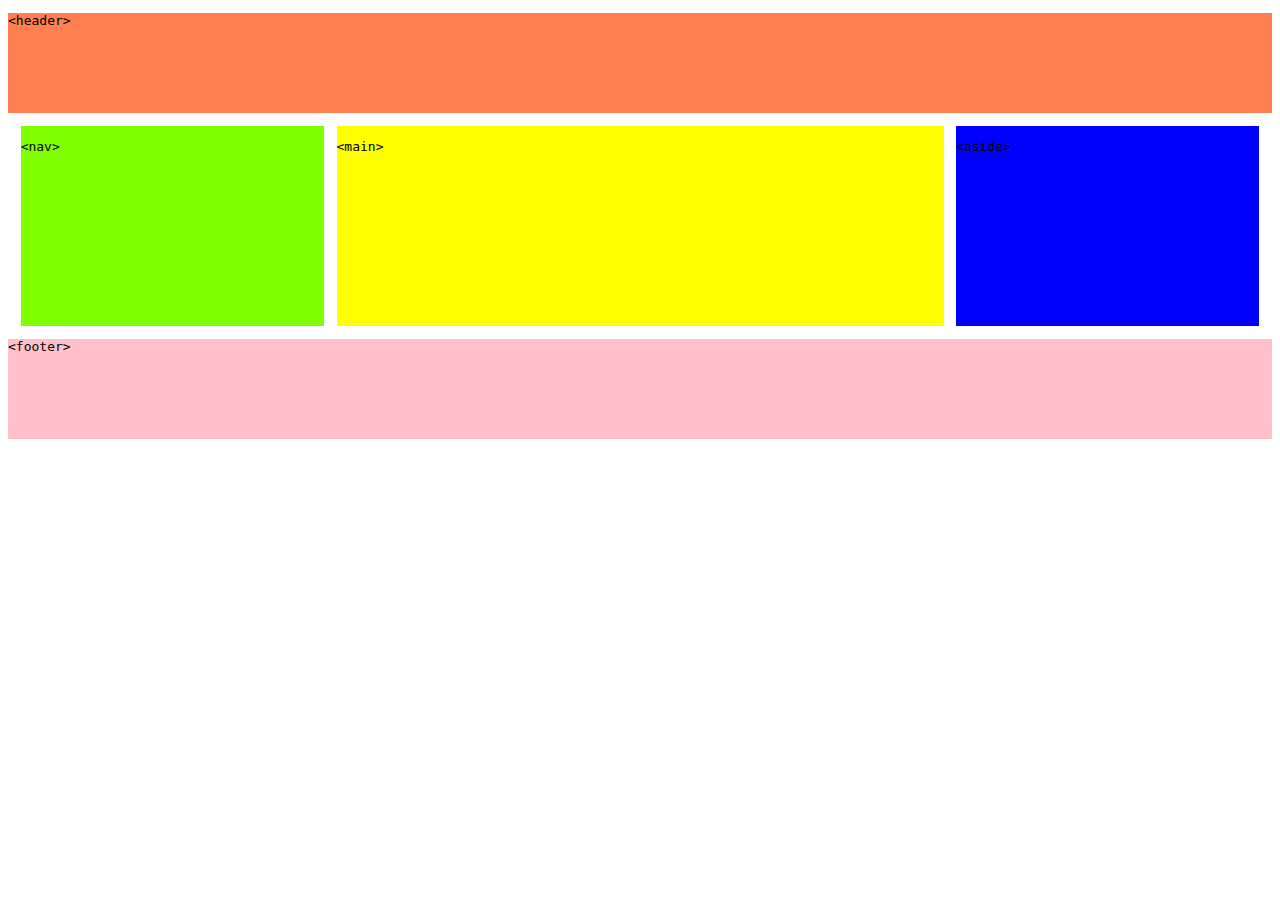
<file: examen/index.html>
<!DOCTYPE html>
<html lang="en">
  <head>
    <meta charset="UTF-8" />
    <meta http-equiv="X-UA-Compatible" content="IE=edge" />
    <meta name="viewport" content="width=device-width, initial-scale=1.0" />
    <title>Document</title>
    <link rel="stylesheet" href="style.css" />
  </head>
  <body>
    <header>
      <code><p>&lt;header&gt;</p></code>
    </header>
    <div>
      <nav>
        <code><p>&lt;nav&gt;</p></code>
      </nav>
      <main>
        <code><p>&lt;main&gt;</p></code>
      </main>
      <aside>
        <code><p>&lt;aside&gt;</p></code>
      </aside>
    </div>
    <footer>
      <code><p>&lt;footer&gt;</p></code>
    </footer>
  </body>
</html>
</file>
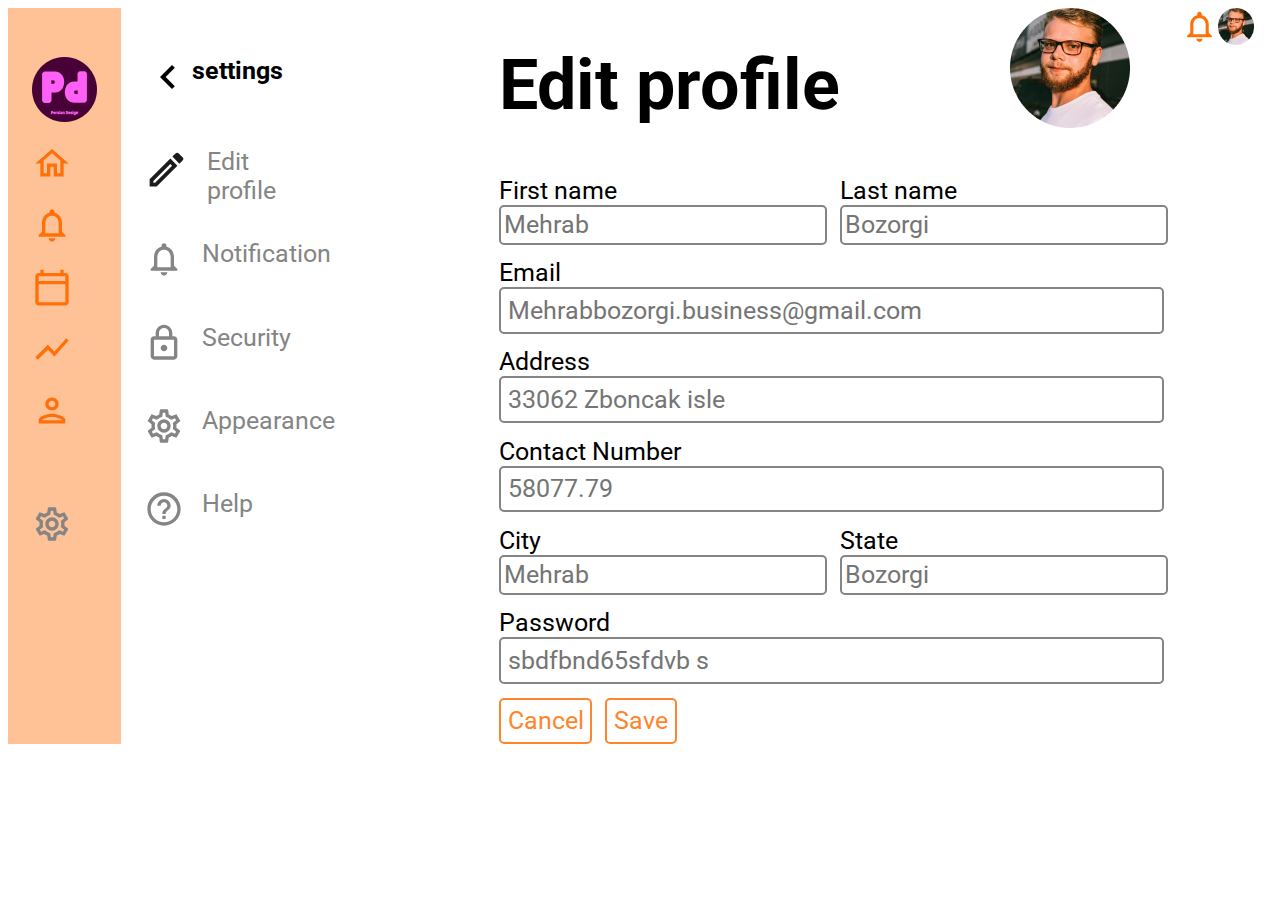
<file: figma1/index.html>
<!DOCTYPE html>
<html lang="en">
  <head>
    <meta charset="UTF-8" />
    <meta http-equiv="X-UA-Compatible" content="IE=edge" />
    <meta name="viewport" content="width=device-width, initial-scale=1.0" />
    <title>Document</title>
    <link rel="stylesheet" href="style.css/style.css" />
    <link rel="preconnect" href="https://fonts.googleapis.com" />
    <link rel="preconnect" href="https://fonts.gstatic.com" crossorigin />
    <link
      href="https://fonts.googleapis.com/css2?family=Roboto:wght@400;500&display=swap"
      rel="stylesheet"
    />
  </head>
  <body>
    <header>
      <nav>
        <ul>
          <li>
            <img src="./style.css/nav/logo-pd.png" alt="" />
          </li>
          <li>
            <a href="#"
              ><img class="icon" src="./style.css/nav/home.svg" alt="" />
            </a>
          </li>
          <li>
            <a href="#"
              ><img
                class="icon"
                src="./style.css/nav/notifications.svg"
                alt=""
              />
            </a>
          </li>
          <li>
            <a href="#"
              ><img
                class="icon"
                src="./style.css/nav/calendar-today.svg"
                alt=""
              />
            </a>
          </li>
          <li>
            <a href="#"
              ><img class="icon" src="./style.css/nav/show-chart.svg" alt="" />
            </a>
          </li>
          <li>
            <a href="#"
              ><img class="icon" src="./style.css/nav/person.svg" alt=""
            /></a>
          </li>
          <li class="nav-settings">
            <a href="#">
              <img class="icon" src="./style.css/nav/settings.svg" alt=""
            /></a>
          </li>
        </ul>
      </nav>

      <div class="menu">
        <div class="menu-settings">
          <a href="#">
            <img src="./style.css/nav/arrow.svg" alt="" />
            <h2>settings</h2>
          </a>
        </div>

        <ul class="menu-li">
          <li>
            <a href="#">
              <img src="./style.css/nav/Edit.svg" alt="" />
              <p>Edit profile</p>
            </a>
          </li>
          <li>
            <a href="#">
              <img src="./style.css/nav/Notifications2.svg" alt="" />
              <p>Notification</p>
            </a>
          </li>
          <li>
            <a href="#">
              <img src="./style.css/nav/lock.svg" alt="" />
              <p>Security</p>
            </a>
          </li>
          <li>
            <a href="#">
              <img src="./style.css/nav/settings.svg" alt="" />
              <p>Appearance</p>
            </a>
          </li>
          <li>
            <a href="#">
              <img src="./style.css/nav/help.svg" alt="" />
              <p>Help</p>
            </a>
          </li>
        </ul>
      </div>
    </header>
    <span></span>
    <main>
      <div>
        <div class="profile">
          <h1>Edit profile</h1>
          <img src="./style.css/nav/pic.png" alt="" />
        </div>

        <form>
          <div class="input-container">
            <div class="input-box">
              <label for="fname">First name</label><br />
              <input type="text" placeholder="Mehrab" />
            </div>

            <div class="input-box">
              <label for="lname">Last name</label><br />
              <input type="text" placeholder="Bozorgi" />
            </div>
          </div>

          <div class="input-box input-boxito">
            <label for="email">Email</label><br />
            <input type="text" placeholder="Mehrabbozorgi.business@gmail.com" />
          </div>

          <div class="input-box input-boxito">
            <label for="address">Address</label><br />
            <input type="text" placeholder="33062 Zboncak isle" />
          </div>

          <div class="input-box input-boxito">
            <label for="contact">Contact Number</label><br />
            <input type="text" placeholder="58077.79" />
          </div>

          <div class="input-container">
            <div class="input-box">
              <label for="city">City</label><br />
              <input type="text" placeholder="Mehrab" />
            </div>

            <div class="input-box">
              <label for="state">State</label><br />
              <input type="text" placeholder="Bozorgi" />
            </div>
          </div>

          <div class="input-box input-boxito">
            <label for="email">Password</label><br />
            <input type="text" placeholder="sbdfbnd65sfdvb s" />
          </div>

          <div class="input-box">
            <button type="reset">Cancel</button>
            <button type="submit">Save</button>
          </div>
        </form>
      </div>
    </main>

    <div class="input-container">
      <img src="./style.css/nav/notifications.svg" alt="" />
      <img src="./style.css/nav/pic.png" alt="" />
    </div>
  </body>
</html>
</file>
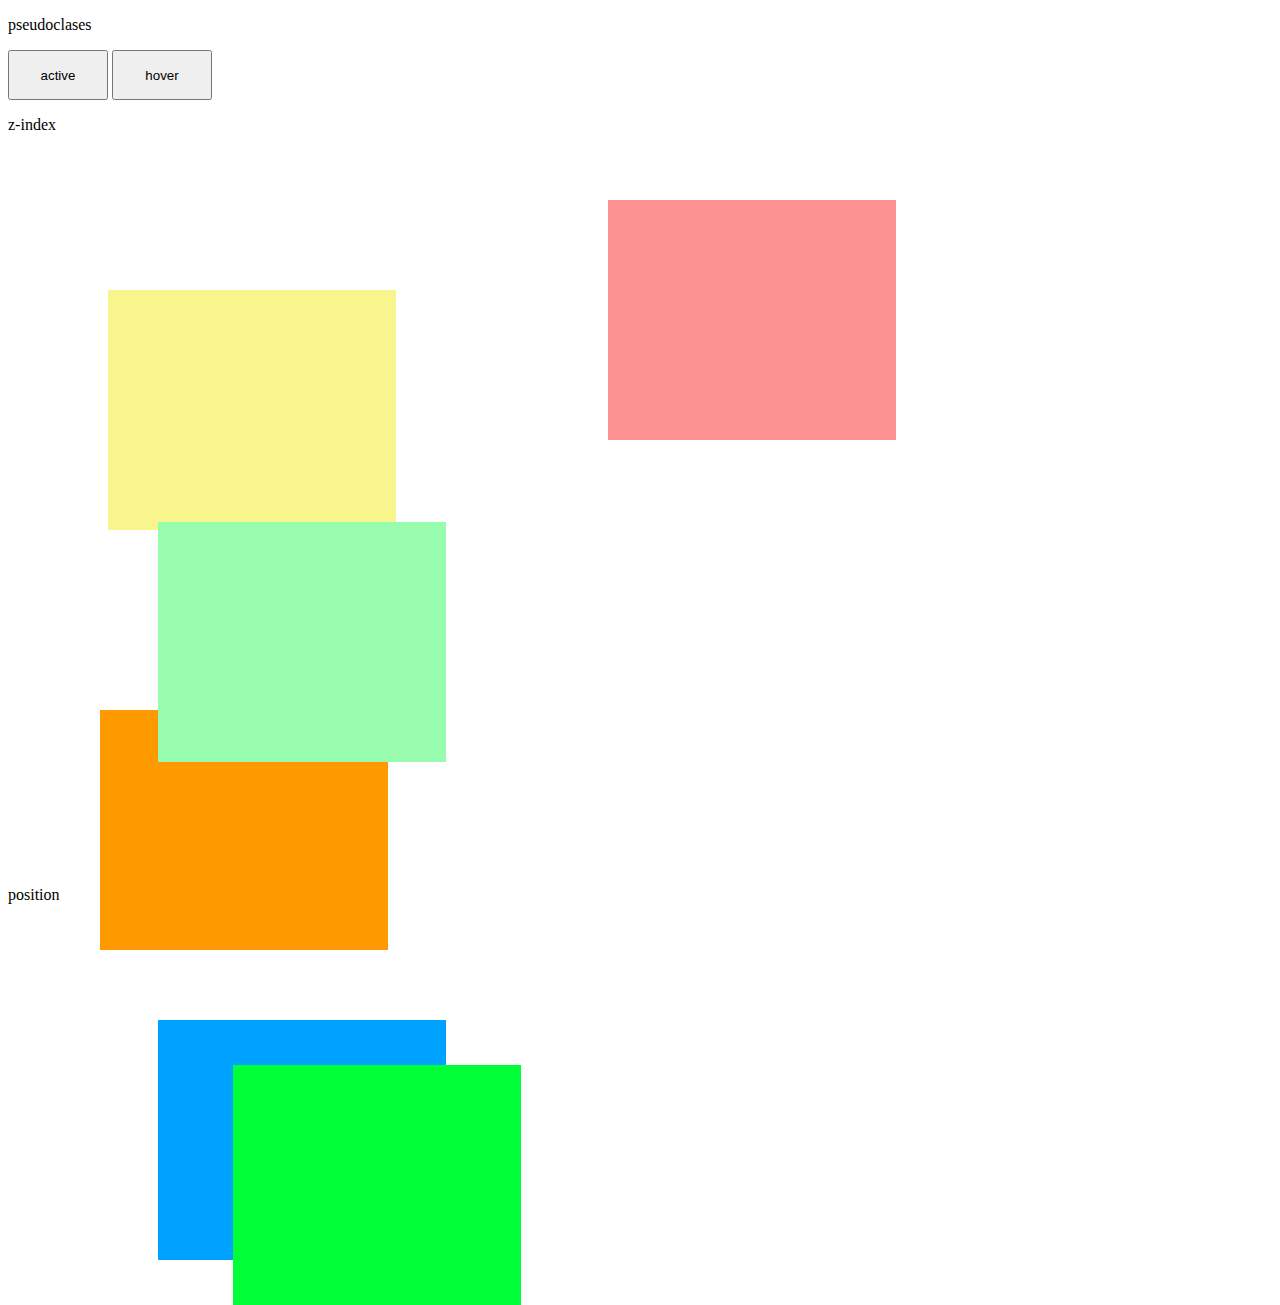
<file: basics/main.html>
<!DOCTYPE html>
<html lang="en">
  <head>
    <meta charset="UTF-8" />
    <meta http-equiv="X-UA-Compatible" content="IE=edge" />
    <meta name="viewport" content="width=device-width, initial-scale=1.0" />
    <link rel="stylesheet" href="style.css" />
    <title>basics</title>
  </head>
  <body>
    <p>pseudoclases</p>
    <button class="active">active</button>
    <button class="hover">hover</button>

    <p>z-index</p>
    <div class="box1"></div>
    <div class="box2"></div>
    <div class="box3"></div>

    <p>position</p>
    <div class="box4"></div>
    <div class="box5"></div>
    <div class="box6"></div>
  </body>
</html>
</file>
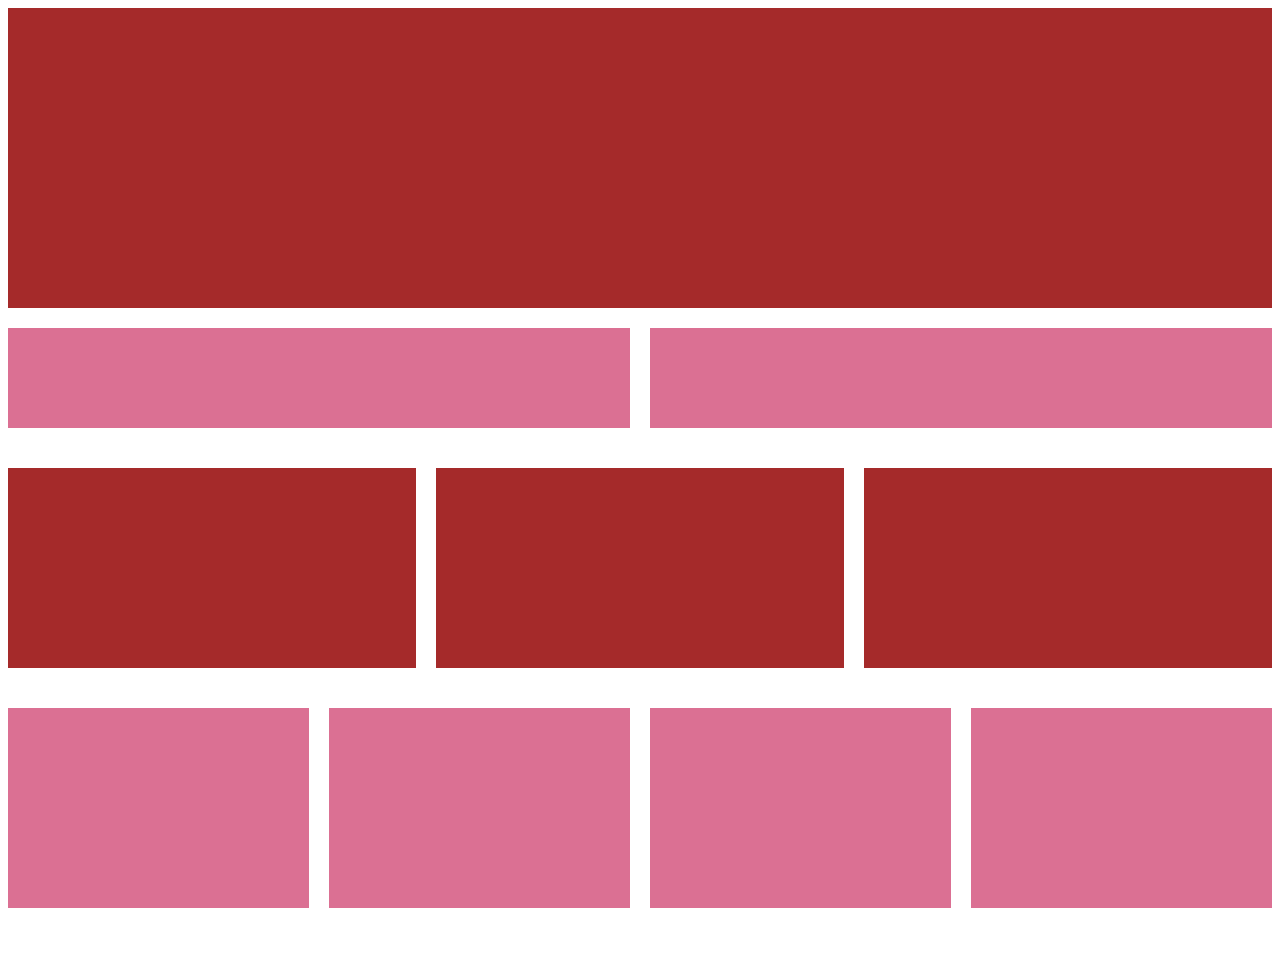
<file: RWD/main.html>
<!DOCTYPE html>
<html lang="en">
  <head>
    <meta charset="UTF-8" />
    <meta http-equiv="X-UA-Compatible" content="IE=edge" />
    <meta name="viewport" content="width=device-width, initial-scale=1.0" />
    <title>Document</title>
    <link rel="stylesheet" href="style.css" />
  </head>
  <body>
    <div class="div1"></div>

    <div class="div2">
      <div class="ddiv"></div>
      <div class="ddiv"></div>
    </div>

    <div class="div3">
      <div class="tdiv"></div>
      <div class="tdiv"></div>
      <div class="tdiv"></div>
    </div>

    <div class="div4">
      <div class="cont">
        <div class="cdiv"></div>
        <div class="cdiv"></div>
      </div>
      <div class="cont">
        <div class="cdiv"></div>
        <div class="cdiv"></div>
      </div>
    </div>
  </body>
</html>
</file>
<file: examen/style.css>
header,nav,main,aside,footer{
  width: 100%;
}

header,footer{
  height: 100px;
}
nav, aside{
  height: 200px;
}
main{
  width: 200%;
}
header{
  background-color: coral;
}
nav{
  background-color: chartreuse;
}
main{
  background-color: yellow;
  margin: 0 1%;
}
aside{
  background-color: blue;
}
footer{
  background-color: pink;
}
div{
  display: flex;
  margin: 1%;
}
/* layout fijo */
/* 
*{
  margin: 20px;
}
header,footer{
  width: 800px;
  height: 100px;
}
nav, aside{
  width: 200px;
  height: 200px;
}
main{
  width: 300px;
}
header{
  background-color: coral;
}
nav{
  background-color: chartreuse;
}
main{
  background-color: yellow;
}
aside{
  background-color: blue;
}
footer{
  background-color: pink;
}
div{
  display: flex;
  margin: 20px 0;
} */

 /* layout liquido */
/*  header,nav,main,aside,footer{
  width: 100%;
}

header,footer{
  height: 100px;
}
nav, aside{
  height: 200px;
}
main{
  width: 200%;
}
header{
  background-color: coral;
}
nav{
  background-color: chartreuse;
}
main{
  background-color: yellow;
  margin: 0 1%;
}
aside{
  background-color: blue;
}
footer{
  background-color: pink;
}
div{
  display: flex;
  margin: 1%;
} */

/* Layout elasticos(Media Queries) */
/* @media screen and (max-width:320px)  {

  div{
    display: block;
  }
  main{
    width: 100%;
    height: 200px;
    margin: auto;
  }
  nav,aside{
    height: 100px;
  }
} */


/* Examen de ampliación  / Teorico y Practico
Curso Diseño sitios web 2

Completar las siguientes preguntas, algunos ejercicios requieren adjuntar solución practica. 



1.¿Cuáles son 5 buenas practicas a la hora de crear nuestra estructura HTML?  / Teorico

•	Identación consistente
•	Cerrar etiquetas
•	Usar minúsculas 
•	Validar código 
•	Declarar el doctype

2.	¿Cuáles son 5 buenas practicas a la hora de crear nuestra estructura CSS? / Teorico

•	Comentar el css
•	Escribirles nombre a las clases bien descriptivos
•	No abusar de los id
•	Reutilizar código y no caer en la repetición
•	Agrupar selectores


3.	¿Que es Sass y cuales son principales ventajas? Adjuntar un ejemplo. Teorico / Practico

•	Sass es un preprocesador css, eso significa que le agrega características de un 
lenguaje de programación, como variables.
•	Las ventajas que tiene son el orden, la rapidez, reutilizar variables, anidar selectores, incluso funciones.

$brand-color-yellow:#FECE2F;

@mixin section-rectangle {
	  display: flex;
	  background-color: white;
	  border: solid 3px;
	  border-color: $brand-color-yellow;
	  border-radius: 7px;
	  height: 269px;
	  margin-bottom: 1%;
	  width: 859px;
	  padding: 1%;
	}


4.	¿Que son tipografias escalables? (Cuales son las unidad de medidas, formula 
para pasar de px a medida escalable).   Adjuntar un ejemplo. Teorico / Practico

•	Una buena practica es definir medidas escalables al css, 
eso significa que las medidas que son predefinidas en px y que
 son de carácter rigido, rompan con esa rigidez, volviéndolo más responsive.

•	px to rem – 16px = 1rem
entonces debemos tomar en cuenta que 16px es la base, así que 
si nos basamos en 16px, los 16px deben multiplicarse por el tamaño que quieres


    #logo{
	      @include nunito-cream;
	      font-weight: 900;
	      font-size: 2.25rem;
	      letter-spacing: 2.56px;
	      margin-left: 5%;
	    }

 
5.	¿Que es flexbox y cuales son sus principales ventajas?  Teorico 

•	Nos permite alinear,llenar  o distribuir el espacio entre los elementos.
•	Flexbox contiene varias propiedades que nos permiten realizar distintos cambios, 
como display-flex que convierte el contenedor en flexible, justify-content que controla
 la alineación de los elementos, entre otros.

7.	¿Cuales son las diferencia entre estos 3 tipos de  Layout fijos,  Layout líquidos y Layout 
elasticos(Media Queries)? Adjuntar un ejemplo de cada layout a la siguiente img.  Teorico / Practico

 •	fijo
no se puede estirar ni cambiar
•	liquido
es cuando se puede adaptar al contenedor
•	elástico 
para adaptarlo a dispositivos


9.	¿Que es SEO y cual es su principal beneficio ?  Teorico

•es el uso de técnicas y herramientas que cumple con la función de potencializar el crecimiento 
 de las paginas en el top de las búsquedas. Te permite maximizar el crecimiento de la marca.

10.	¿Cuales son 5 puntos que debemos considerar para que nuestra pagina web sea accesible
  para personas con alguna discapacidad ?  Teorico
•	Videos y otros objetos multimedia
•	Colores
•	Descripción de los elementos con alt
•	Iconos descriptivos
•	Hacer un estudio del publico meta



11.	¿Que es BEM? Adjuntar un ejemplo  Teorico / Practico

•	Es una manera de estructuras nombre de las clases basado el las propiedades

class= “container__block”
/bloque__elemento/

*/
</file>
<file: figma1/style.css/style.css>
*{
  list-style: none;
  padding: unset;
  text-decoration: none;
  font-family: 'Roboto', sans-serif;
  /* 20px */
  font-size: 1.25rem;
}

body{
 display: flex;
 justify-content: space-between;
}

header{
  display: flex;
}

nav{
  background-color: #FFC297;
  padding: 10%;
  margin-right: 10%;
}

img{
  height: 5%;
  margin-bottom: 5%;
}

nav li{
  margin-top: 20%;
}

.nav-settings {
  margin-top: 100%;
}

main{
  display: flex;
  margin-left: 20%;
}

.menu{
  margin-right: 30%;
  margin-top: 20%;
}

.menu a{
  display:flex;
  color: #858585;
}

.menu p{
  margin: 0;
  margin-left: 10%;
}

.menu h2{
  margin: 0;
  color: #000;
}

.menu a:hover{
  color: #000;
}

.menu-li li{
  margin-top: 20%;
}

.profile{
  display: flex;
  align-items: center;
}

.profile h1{
  margin: 0;
  margin-right: 25%;
  /*56px*/
  font-size: 3.5rem;
}

.input-container{
  display: flex;
  
}

input{
  margin-right: 20px;
  padding: 1%;
  border-radius: 5px;
  border: solid 2px;
  color: #858585;
}

.input-box{
  margin-top:2%;
}

.input-boxito input{
  width: 95%;
}

.noti{
  display: flex;
}

button{
  border-radius: 5px;
  border-color: #FF852C;
  background-color: white;
  color: #FF852C;
  padding: 1%;
  margin-right: 1%;
  border: solid 2px;
}

button:hover{
  color: #fff;
  background-color: #FF852C;
}

span{
  display: block;
  width: 2%;
  height: 100%;
  background-color: #858585;
}
</file>
<file: basics/style.css>
button{
  width: 100px;
  height: 50px;
}

.hover:hover{
  background-color: rgb(132, 0, 255);
  color: white;
}

.active:active{
  background-color: rgb(194, 145, 240);
  color: white;
}

div{
  position: relative;
}


.box1{
  width: 18rem;
  height: 15rem;
  background-color: rgb(253, 146, 146);
  top: 50px;
  left: 600px;
  z-index: 1;
}

.box2{
  width: 18rem;
  height: 15rem;
  background-color: rgb(247, 245, 140);
  top: -100px;
  left: 100px;
  z-index: 2;
}

.box3{
  width: 18rem;
  height: 15rem;
  background-color: rgb(151, 252, 173);
  top: -108px;
  left: 150px;
  z-index:3;
}

.box4{
  width: 18rem;
  height: 15rem;
  background-color: rgb(255, 153, 0);
  top: 710px;
  left: 100px;
  position: fixed;
}

.box5{
  width: 18rem;
  height: 15rem;
  background-color: rgb(0, 162, 255);
  top: 100px;
  left: 150px;
  position: relative;
}

.box6{
  width: 18rem;
  height: 15rem;
  background-color: rgb(0, 255, 55);
  top: 1065px;
  left: 233px;
  position: absolute;
}
</file>
<file: RWD/style.css>
div {
  margin-bottom: 20px;
  width: 100%;

}

.div1,
.tdiv,
.cdiv,
.ddiv {
  background-color: brown;
  height: 100px;
}

.div1 {
  height: 300px;
}

.ddiv,
.cdiv {
  background-color: palevioletred;
}

.div2, .div3, .div4{
  display: flex;
  gap: 20px;
}

.cont{
  display: flex;
  gap: 20px;
}

.tdiv,.cdiv{
  height: 200px;
}

@media (max-width: 768px) {

  .div1 {
    height: 300px;
  }

  .div2,.div3, .cont {
    display: block;
  }

  .div4{
    display: flex;
    gap: 20px;
  }

  .tdiv {
    height: 160px;
  }

  .cdiv {
    height: 100px;
  }

}

@media (max-width: 320px) {

  .div1 {
    height: 120px;
  }

  .tdiv,
  .cdiv {
    height: 200px;
  }

  .div2,.div3, .div4 {
    display: block;
  }
}
</file>
